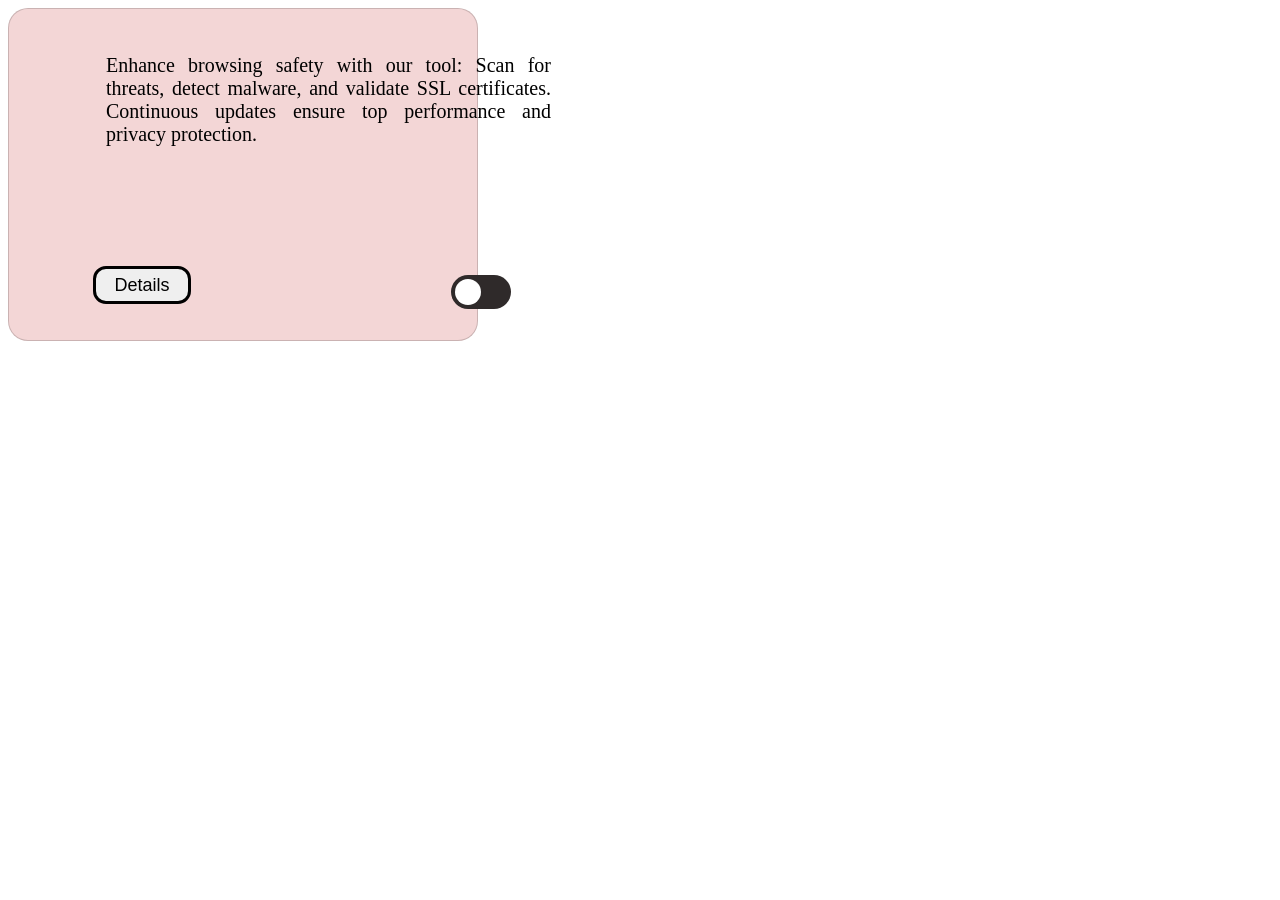
<file: Browser_Security_Tool/extension/Website Design/mains/index.html>
<!DOCTYPE html>
<html lang="en">
<head>
    <meta charset="UTF-8">
    <meta name="viewport" content="width=device-width, initial-scale=1.0">
    <title>Document</title>
    <link rel="stylesheet" href="style.css">
</head>
<body>
    <div class="body">
    <div>
        <p class="para">
            Enhance browsing safety with our tool: Scan for threats, detect malware, 
            and validate SSL certificates. 
            Continuous updates ensure top performance and privacy protection.
        </p></div>
      <button class="button" name="button">Details</button>
        <label class="switch">
            <input type="checkbox" id="toggleButton">
            <span class="slider round"></span>
        </label>

  
 
 </div>
</body>
</html>
</file>
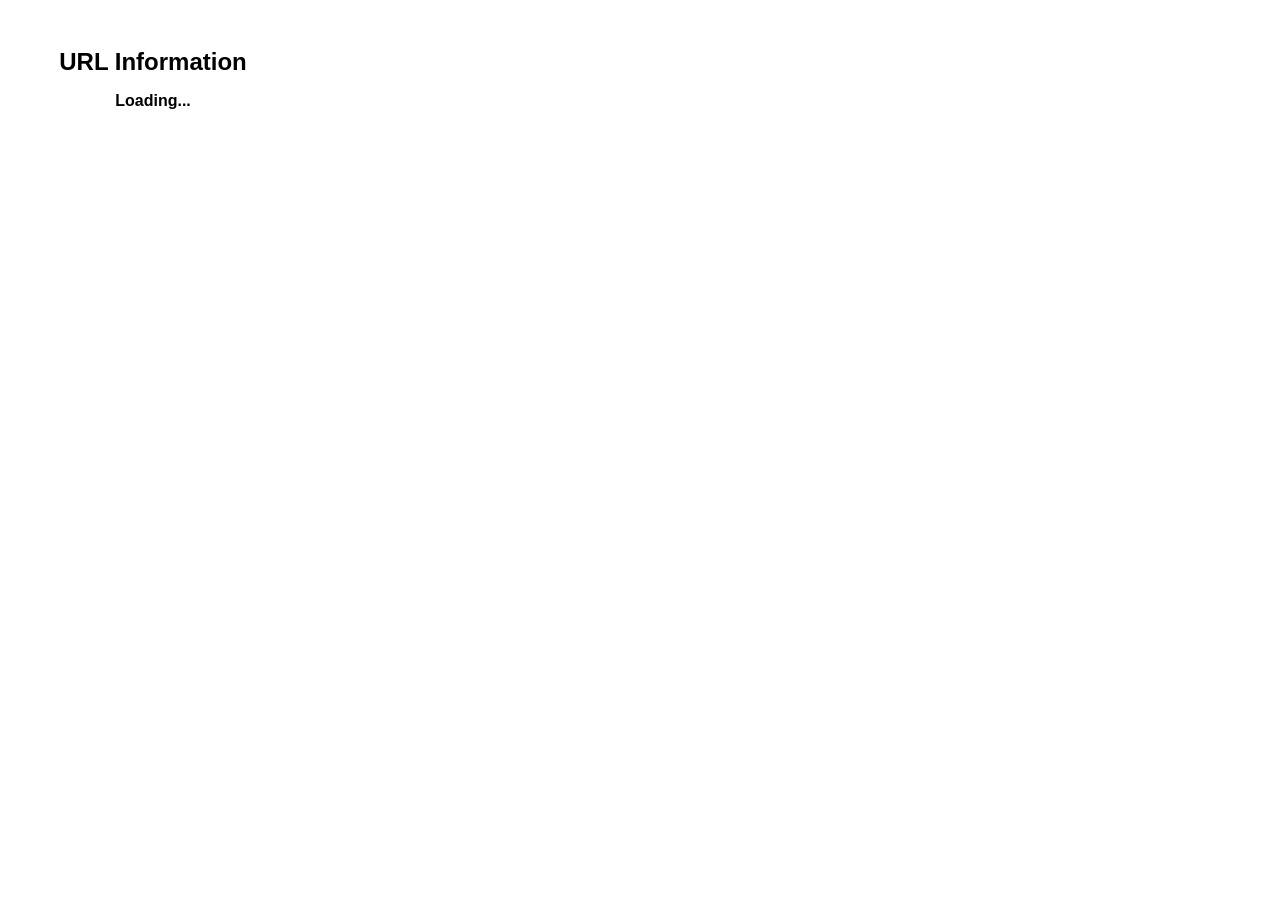
<file: Browser_Security_Tool/extension/browser-extension/popup.html>
<!-- popup.html -->

<!DOCTYPE html>
<html lang="en">
<head>
  <meta charset="UTF-8">
  <meta name="viewport" content="width=device-width, initial-scale=1.0">
  <title>URL Checker</title>
  <link rel="stylesheet" href="popup.css">
</head>
<body>
  <div id="url-info">
    <h2>URL Information</h2>
    <p id="status">Loading...</p>
    <ul id="details"></ul>
  </div>
  <script src="popup.js"></script>
</body>
</html>
</file>
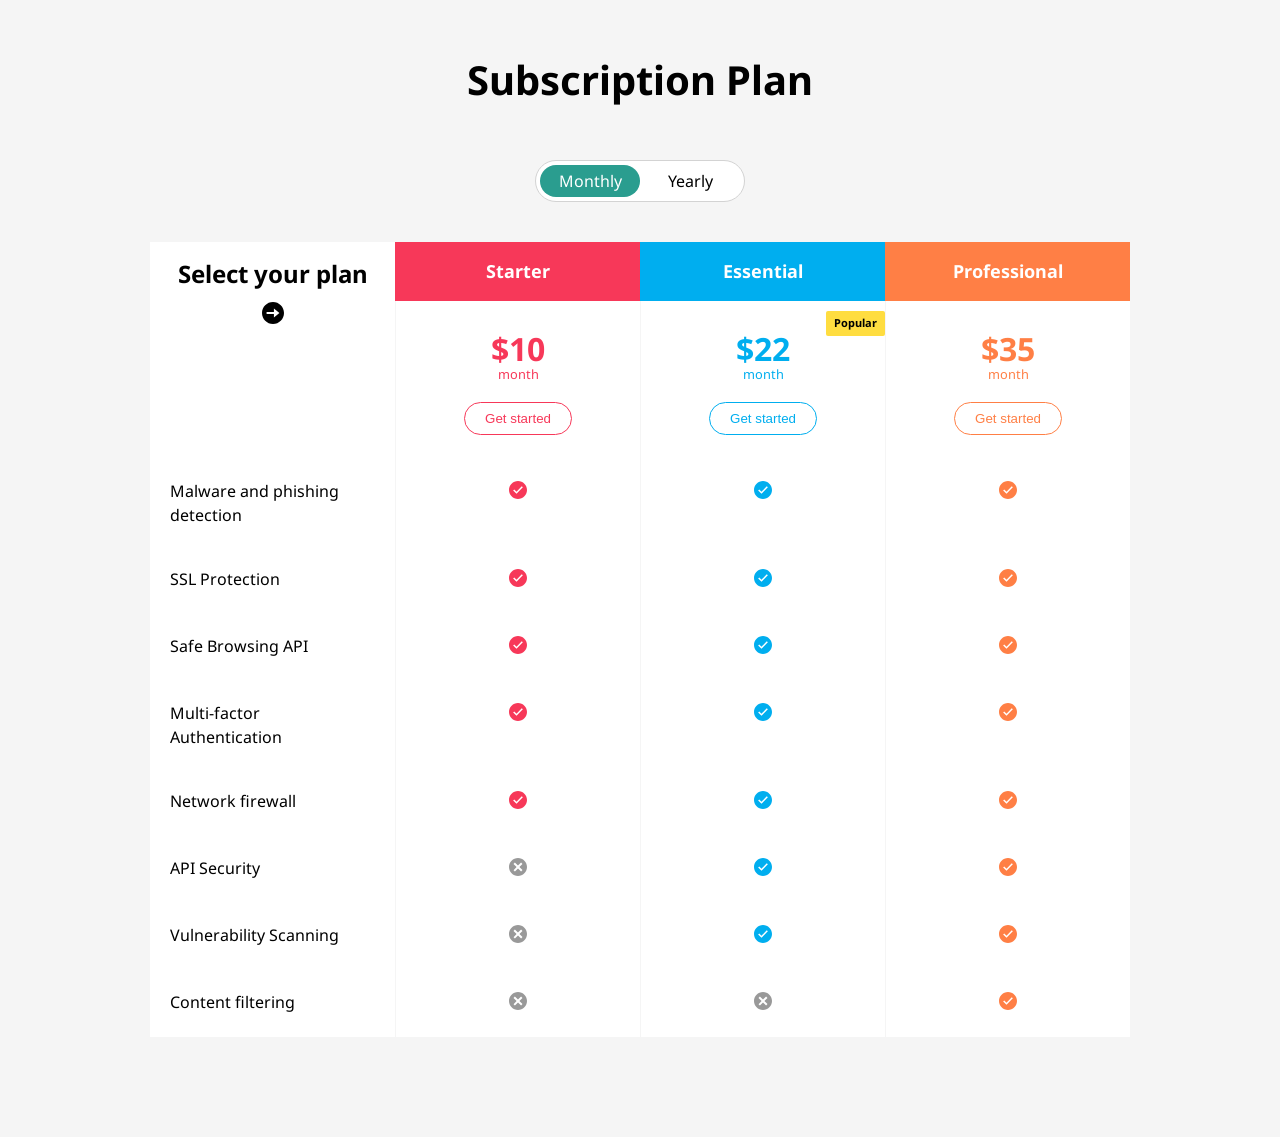
<file: Browser_Security_Tool/extension/Website Design/mains/third.html>
<!DOCTYPE html>
<html lang="en">
<head>
    <meta charset="UTF-8">
    <meta name="viewport" content="width=device-width, initial-scale=1.0">
    <title>Subscription Page</title>
    <link rel="stylesheet" href="styles.css">
</head>
<body>
    <div class="container">
        <div class="intro-text">
          <h1>Subscription Plan</h1>
         
        </div>
        <div class="switch-wrapper">
          <input id="monthly" type="radio" name="switch" checked>
          <input id="yearly" type="radio" name="switch">
          <label for="monthly">Monthly</label>
          <label for="yearly">Yearly</label>
          <span class="highlighter"></span>
        </div>
        <div class="table-wrapper">
          <table>
            <thead>
              <tr>
                <th>
                  <div>
                    Select your plan
                    <div class="svg-wrapper">
                      <svg viewBox="0 0 24 24">
                        <path d="M12 0c-6.627 0-12 5.373-12 12s5.373 12 12 12 12-5.373 12-12-5.373-12-12-12zm1 17v-4h-8v-2h8v-4l6 5-6 5z" />
                      </svg>
                    </div>
                  </div>
                </th>
                <th>
                  <div class="heading">Starter</div>
                  <div class="info">
                    <div class="price monthly">
                      <div class="amount">$10 <span>month</span></div>
                    </div>
                    <div class="price yearly hide">
                      <div class="amount">$7 <span>month</span></div>
                      <div class="billing-msg">billed annually</div>
                    </div>
                    <button type="button">Get started</button>
                  </div>
                </th>
                <th>
                  <div class="heading">Essential</div>
                  <div class="info">
                    <div class="popular">Popular</div>
                    <div class="price monthly">
                      <div class="amount">$22 <span>month</span></div>
                    </div>
                    <div class="price yearly hide">
                      <div class="amount">$17 <span>month</span></div>
                      <div class="billing-msg">billed annually</div>
                    </div>
                    <button type="button">Get started</button>
                  </div>
                </th>
                <th>
                  <div class="heading">Professional</div>
                  <div class="info">
                    <div class="price monthly">
                      <div class="amount">$35 <span>month</span></div>
                    </div>
                    <div class="price yearly hide">
                      <div class="amount">$29 <span>month</span></div>
                      <div class="billing-msg">billed annually</div>
      
                    </div>
      
                    <button type="button">Get started</button>
                  </div>
                </th>
              </tr>
            </thead>
            <tbody>
              <tr>
                <td>Malware and phishing detection</td>
                <td>
                  <svg class="starter" viewBox="0 0 24 24">
                    <path d="M12 0c-6.627 0-12 5.373-12 12s5.373 12 12 12 12-5.373 12-12-5.373-12-12-12zm-1.959 17l-4.5-4.319 1.395-1.435 3.08 2.937 7.021-7.183 1.422 1.409-8.418 8.591z" />
                  </svg>
                </td>
                <td>
                  <svg class="essential" viewBox="0 0 24 24">
                    <path d="M12 0c-6.627 0-12 5.373-12 12s5.373 12 12 12 12-5.373 12-12-5.373-12-12-12zm-1.959 17l-4.5-4.319 1.395-1.435 3.08 2.937 7.021-7.183 1.422 1.409-8.418 8.591z" />
                  </svg>
                </td>
                <td>
                  <svg class="professional" viewBox="0 0 24 24">
                    <path d="M12 0c-6.627 0-12 5.373-12 12s5.373 12 12 12 12-5.373 12-12-5.373-12-12-12zm-1.959 17l-4.5-4.319 1.395-1.435 3.08 2.937 7.021-7.183 1.422 1.409-8.418 8.591z" />
                  </svg>
                </td>
              </tr>
              <tr>
                <td>SSL Protection</td>
                <td>
                  <svg class="starter" viewBox="0 0 24 24">
                    <path d="M12 0c-6.627 0-12 5.373-12 12s5.373 12 12 12 12-5.373 12-12-5.373-12-12-12zm-1.959 17l-4.5-4.319 1.395-1.435 3.08 2.937 7.021-7.183 1.422 1.409-8.418 8.591z" />
                  </svg>
                </td>
                <td>
                  <svg class="essential" viewBox="0 0 24 24">
                    <path d="M12 0c-6.627 0-12 5.373-12 12s5.373 12 12 12 12-5.373 12-12-5.373-12-12-12zm-1.959 17l-4.5-4.319 1.395-1.435 3.08 2.937 7.021-7.183 1.422 1.409-8.418 8.591z" />
                  </svg>
                </td>
                <td>
                  <svg class="professional" viewBox="0 0 24 24">
                    <path d="M12 0c-6.627 0-12 5.373-12 12s5.373 12 12 12 12-5.373 12-12-5.373-12-12-12zm-1.959 17l-4.5-4.319 1.395-1.435 3.08 2.937 7.021-7.183 1.422 1.409-8.418 8.591z" />
                  </svg>
                </td>
              </tr>
              <tr>
                <td>Safe Browsing API</td>
                <td>
                  <svg class="starter" viewBox="0 0 24 24">
                    <path d="M12 0c-6.627 0-12 5.373-12 12s5.373 12 12 12 12-5.373 12-12-5.373-12-12-12zm-1.959 17l-4.5-4.319 1.395-1.435 3.08 2.937 7.021-7.183 1.422 1.409-8.418 8.591z" />
                  </svg>
                </td>
                <td>
                  <svg class="essential" viewBox="0 0 24 24">
                    <path d="M12 0c-6.627 0-12 5.373-12 12s5.373 12 12 12 12-5.373 12-12-5.373-12-12-12zm-1.959 17l-4.5-4.319 1.395-1.435 3.08 2.937 7.021-7.183 1.422 1.409-8.418 8.591z" />
                  </svg>
                </td>
                <td>
                  <svg class="professional" viewBox="0 0 24 24">
                    <path d="M12 0c-6.627 0-12 5.373-12 12s5.373 12 12 12 12-5.373 12-12-5.373-12-12-12zm-1.959 17l-4.5-4.319 1.395-1.435 3.08 2.937 7.021-7.183 1.422 1.409-8.418 8.591z" />
                  </svg>
                </td>
              </tr>
              <tr>
                <td>Multi-factor Authentication</td>
                <td>
                  <svg class="starter" viewBox="0 0 24 24">
                    <path d="M12 0c-6.627 0-12 5.373-12 12s5.373 12 12 12 12-5.373 12-12-5.373-12-12-12zm-1.959 17l-4.5-4.319 1.395-1.435 3.08 2.937 7.021-7.183 1.422 1.409-8.418 8.591z" />
                  </svg>
                </td>
                <td>
                  <svg class="essential" viewBox="0 0 24 24">
                    <path d="M12 0c-6.627 0-12 5.373-12 12s5.373 12 12 12 12-5.373 12-12-5.373-12-12-12zm-1.959 17l-4.5-4.319 1.395-1.435 3.08 2.937 7.021-7.183 1.422 1.409-8.418 8.591z" />
                  </svg>
                </td>
                <td>
                  <svg class="professional" viewBox="0 0 24 24">
                    <path d="M12 0c-6.627 0-12 5.373-12 12s5.373 12 12 12 12-5.373 12-12-5.373-12-12-12zm-1.959 17l-4.5-4.319 1.395-1.435 3.08 2.937 7.021-7.183 1.422 1.409-8.418 8.591z" />
                  </svg>
                </td>
              </tr>
              <tr>
                <td>Network firewall</td>
                <td>
                  <svg class="starter" viewBox="0 0 24 24">
                    <path d="M12 0c-6.627 0-12 5.373-12 12s5.373 12 12 12 12-5.373 12-12-5.373-12-12-12zm-1.959 17l-4.5-4.319 1.395-1.435 3.08 2.937 7.021-7.183 1.422 1.409-8.418 8.591z" />
                  </svg>
                </td>
                <td>
                  <svg class="essential" viewBox="0 0 24 24">
                    <path d="M12 0c-6.627 0-12 5.373-12 12s5.373 12 12 12 12-5.373 12-12-5.373-12-12-12zm-1.959 17l-4.5-4.319 1.395-1.435 3.08 2.937 7.021-7.183 1.422 1.409-8.418 8.591z" />
                  </svg>
                </td>
                <td>
                  <svg class="professional" viewBox="0 0 24 24">
                    <path d="M12 0c-6.627 0-12 5.373-12 12s5.373 12 12 12 12-5.373 12-12-5.373-12-12-12zm-1.959 17l-4.5-4.319 1.395-1.435 3.08 2.937 7.021-7.183 1.422 1.409-8.418 8.591z" />
                  </svg>
                </td>
              </tr>
              <tr>
                <td>API Security</td>
                <td>
                  <svg class="not-included" viewBox="0 0 24 24">
                    <path d="M12 0c-6.627 0-12 5.373-12 12s5.373 12 12 12 12-5.373 12-12-5.373-12-12-12zm4.151 17.943l-4.143-4.102-4.117 4.159-1.833-1.833 4.104-4.157-4.162-4.119 1.833-1.833 4.155 4.102 4.106-4.16 1.849 1.849-4.1 4.141 4.157 4.104-1.849 1.849z" />
                  </svg>
                </td>
                <td>
                  <svg class="essential" viewBox="0 0 24 24">
                    <path d="M12 0c-6.627 0-12 5.373-12 12s5.373 12 12 12 12-5.373 12-12-5.373-12-12-12zm-1.959 17l-4.5-4.319 1.395-1.435 3.08 2.937 7.021-7.183 1.422 1.409-8.418 8.591z" />
                  </svg>
                </td>
                <td>
                  <svg class="professional" viewBox="0 0 24 24">
                    <path d="M12 0c-6.627 0-12 5.373-12 12s5.373 12 12 12 12-5.373 12-12-5.373-12-12-12zm-1.959 17l-4.5-4.319 1.395-1.435 3.08 2.937 7.021-7.183 1.422 1.409-8.418 8.591z" />
                  </svg>
                </td>
              </tr>
              <tr>
                <td>Vulnerability Scanning</td>
                <td>
                  <svg class="not-included" viewBox="0 0 24 24">
                    <path d="M12 0c-6.627 0-12 5.373-12 12s5.373 12 12 12 12-5.373 12-12-5.373-12-12-12zm4.151 17.943l-4.143-4.102-4.117 4.159-1.833-1.833 4.104-4.157-4.162-4.119 1.833-1.833 4.155 4.102 4.106-4.16 1.849 1.849-4.1 4.141 4.157 4.104-1.849 1.849z" />
                  </svg>
                </td>
                <td>
                  <svg class="essential" viewBox="0 0 24 24">
                    <path d="M12 0c-6.627 0-12 5.373-12 12s5.373 12 12 12 12-5.373 12-12-5.373-12-12-12zm-1.959 17l-4.5-4.319 1.395-1.435 3.08 2.937 7.021-7.183 1.422 1.409-8.418 8.591z" />
                  </svg>
                </td>
                <td>
                  <svg class="professional" viewBox="0 0 24 24">
                    <path d="M12 0c-6.627 0-12 5.373-12 12s5.373 12 12 12 12-5.373 12-12-5.373-12-12-12zm-1.959 17l-4.5-4.319 1.395-1.435 3.08 2.937 7.021-7.183 1.422 1.409-8.418 8.591z" />
                  </svg>
                </td>
              </tr>
              <tr>
                <td>Content filtering</td>
                <td>
                  <svg class="not-included" viewBox="0 0 24 24">
                    <path d="M12 0c-6.627 0-12 5.373-12 12s5.373 12 12 12 12-5.373 12-12-5.373-12-12-12zm4.151 17.943l-4.143-4.102-4.117 4.159-1.833-1.833 4.104-4.157-4.162-4.119 1.833-1.833 4.155 4.102 4.106-4.16 1.849 1.849-4.1 4.141 4.157 4.104-1.849 1.849z" />
                  </svg>
                </td>
                <td>
                  <svg class="not-included" viewBox="0 0 24 24">
                    <path d="M12 0c-6.627 0-12 5.373-12 12s5.373 12 12 12 12-5.373 12-12-5.373-12-12-12zm4.151 17.943l-4.143-4.102-4.117 4.159-1.833-1.833 4.104-4.157-4.162-4.119 1.833-1.833 4.155 4.102 4.106-4.16 1.849 1.849-4.1 4.141 4.157 4.104-1.849 1.849z" />
                  </svg>
                </td>
                <td>
                  <svg class="professional" viewBox="0 0 24 24">
                    <path d="M12 0c-6.627 0-12 5.373-12 12s5.373 12 12 12 12-5.373 12-12-5.373-12-12-12zm-1.959 17l-4.5-4.319 1.395-1.435 3.08 2.937 7.021-7.183 1.422 1.409-8.418 8.591z" />
                  </svg>
                </td>
              </tr>
            </tbody>
          </table>
        </div>
      </div>
      <footer class="page-footer">
        
      </footer>
      <script src="script.js"></script>
</body>
</html>
</file>
<file: Browser_Security_Tool/extension/Website Design/mains/style.css>
.body{
    color:black;
    width: 37%;
  height: 331px;
  font-size: 20px;
  border-radius: 20px;
  border: 1px solid #0000002b;
  background-color: #e09a9a66;

}
.para{
    color:black;
    text-align: justify;
  width: 445px;
  margin-left: 97px;
  margin-top: 45px;
  display: flex;
  height: 82px;
}
.second{
    color:black;
    color: black;
  margin-top: 293px;
  text-decoration: none;
}
.switch {
    position: relative;
    display: inline-block;
    
    width: 60px;
  height: 34px;
  margin-top: -50px;
  margin-left: 442px;
}

.switch input {
    opacity: 0;
    width: 0;
    height: 0;
    margin-top:47px;
}

.button{
    margin-left: 84px;
  border: 3px solid black;
  width: 98px;
  height: 38px;
  border-radius: 13px;
  font-size: 18px;
  margin-top: 110px;
  cursor:pointer;
}
.slider {
    position: absolute;
    cursor: pointer;
    top: 0;
    left: 0;
    right: 0;
    bottom: 0;
    background-color: #ccc;
    -webkit-transition: .4s;
    transition: .4s;
    border-radius: 34px;
}

.slider:before {
    position: absolute;
    content: "";
    height: 26px;
    width: 26px;
    left: 4px;
    bottom: 4px;
    background-color: white;
    -webkit-transition: .4s;
    transition: .4s;
    border-radius: 50%;
}

input:checked + .slider {
    background-color: #2196F3;
}

input:focus + .slider {
    box-shadow: 0 0 1px #2196F3;
}

input:checked + .slider:before {
    -webkit-transform: translateX(26px);
    -ms-transform: translateX(26px);
    transform: translateX(26px);
}

/* Rounded sliders */
.slider.round {
    border-radius: 34px;
    background-color: #2f2a2a;
}

.slider.round:before {
    border-radius: 50%;
}
</file>
<file: Browser_Security_Tool/extension/browser-extension/popup.css>
/* popup.css */

body {
  font-family: Arial, sans-serif;
  padding: 20px;
  width: 250px;
}

#url-info {
  text-align: center;
}

h2 {
  margin-bottom: 10px;
}

#status {
  font-weight: bold;
}

#details {
  list-style: none;
  padding: 0;
}

#details li {
  margin-bottom: 5px;
}
</file>
<file: Browser_Security_Tool/extension/Website Design/mains/styles.css>
@import url("https://fonts.googleapis.com/css?family=Noto+Sans:400,700&display=swap");

:root {
  --white: white;
  --gray: #999;
  --lightgray: whitesmoke;
  --darkgreen: #2a9d8f;
  --popular: #ffdd40;
  --starter: #f73859;
  --essential: #00aeef;
  --professional: #ff7f45;
}

* {
  padding: 0;
  margin: 0;
  box-sizing: border-box;
}

a {
  text-decoration: none;
  color: inherit;
}

button {
  background: none;
  border: none;
  cursor: pointer;
}

table {
  border-collapse: collapse;
}

body {
  font: 18px/1.5 "Noto Sans", sans-serif;
  background: var(--lightgray);
  margin-bottom: 100px;
}

h1 {
  font-size: 2.5rem;
}

.container {
  max-width: 1000px;
  text-align: center;
  padding: 0 10px;
  margin: 0 auto;
}

.intro-text {
  padding: 50px 0;
}

.intro-text a {
  text-decoration: underline;
}

/* SWITCH STYLES
–––––––––––––––––––––––––––––––––––––––––––––––––– */
.switch-wrapper {
  position: relative;
  display: inline-flex;
  padding: 4px;
  border: 1px solid lightgrey;
  margin-bottom: 40px;
  border-radius: 30px;
  background: var(--white);
}

.switch-wrapper [type="radio"] {
  position: absolute;
  left: -9999px;
}

.switch-wrapper [type="radio"]:checked#monthly ~ label[for="monthly"],
.switch-wrapper [type="radio"]:checked#yearly ~ label[for="yearly"] {
  color: var(--white);
}

.switch-wrapper [type="radio"]:checked#monthly ~ label[for="monthly"]:hover,
.switch-wrapper [type="radio"]:checked#yearly ~ label[for="yearly"]:hover {
  background: transparent;
}

.switch-wrapper
  [type="radio"]:checked#monthly
  + label[for="yearly"]
  ~ .highlighter {
  transform: none;
}

.switch-wrapper
  [type="radio"]:checked#yearly
  + label[for="monthly"]
  ~ .highlighter {
  transform: translateX(100%);
}

.switch-wrapper label {
  font-size: 16px;
  z-index: 1;
  min-width: 100px;
  line-height: 32px;
  cursor: pointer;
  border-radius: 30px;
  transition: color 0.25s ease-in-out;
}

.switch-wrapper label:hover {
  background: var(--lightgray);
}

.switch-wrapper .highlighter {
  position: absolute;
  top: 4px;
  left: 4px;
  width: calc(50% - 4px);
  height: calc(100% - 8px);
  border-radius: 30px;
  background: var(--darkgreen);
  transition: transform 0.25s ease-in-out;
}

/* TABLE STYLES
–––––––––––––––––––––––––––––––––––––––––––––––––– */
.table-wrapper {
  background: var(--white);
  overflow-x: auto;
}

table {
  width: 100%;
}

table tr {
  display: flex;
}

table th,
table td {
  width: 25%;
  min-width: 150px;
}

table th:nth-child(1) {
  display: flex;
  flex-direction: column;
  font-size: 1.5rem;
  line-height: 1.3;
  padding: 1rem 10px;
}

table th:nth-child(1) .svg-wrapper {
  margin-top: 10px;
}

table th:nth-child(1) svg {
  width: 22px;
  height: 22px;
}

table th .heading {
  padding: 1rem;
  color: var(--white);
}

table th:nth-child(2) .heading {
  background: var(--starter);
}

table th:nth-child(3) .heading {
  background: var(--essential);
}

table th:nth-child(4) .heading {
  background: var(--professional);
}

table th .info {
  position: relative;
  padding: 1.5rem 0;
  border-left: 1px solid var(--lightgray);
}

table th .popular {
  position: absolute;
  top: 10px;
  right: 0;
  font-size: 11px;
  background: var(--popular);
  padding: 4px 8px;
  border-radius: 2px;
}

table th .amount {
  font-size: 2rem;
}

table th .amount span {
  display: block;
  transform: translateY(-8px);
}

table th:nth-child(2) .amount {
  color: var(--starter);
}

table th:nth-child(3) .amount {
  color: var(--essential);
}

table th:nth-child(4) .amount {
  color: var(--professional);
}

table th .billing-msg,
table th .amount span {
  font-weight: normal;
  font-size: 0.8rem;
}

table th button {
  border-radius: 20px;
  padding: 8px 20px;
  margin-top: 10px;
  transition: all 0.2s;
}

table th:nth-child(2) button {
  color: var(--starter);
  border: 1px solid var(--starter);
}

table th:nth-child(2) button:hover {
  background: var(--starter);
}

table th:nth-child(3) button {
  color: var(--essential);
  border: 1px solid var(--essential);
}

table th:nth-child(3) button:hover {
  background: var(--essential);
}

table th:nth-child(4) button {
  color: var(--professional);
  border: 1px solid var(--professional);
}

table th:nth-child(4) button:hover {
  background: var(--professional);
}

table th button:hover {
  color: var(--white);
}

table td {
  padding: 10px;
}

table td:not(:first-child) {
  border-left: 1px solid var(--lightgray);
}

table td:first-child {
  font-size: 1rem;
  text-align: left;
}

table svg {
  width: 18px;
  height: 18px;
}

table svg.not-included {
  fill: var(--gray);
}

table svg.starter {
  fill: var(--starter);
}

table svg.essential {
  fill: var(--essential);
}

table svg.professional {
  fill: var(--professional);
}

table .hide {
  display: none;
}

/* MQ
–––––––––––––––––––––––––––––––––––––––––––––––––– */
@media screen and (min-width: 780px) {
  table td {
    padding: 20px;
  }
}

/* FOOTER STYLES
–––––––––––––––––––––––––––––––––––––––––––––––––– */
.page-footer {
  position: fixed;
  right: 0;
  bottom: 50px;
  display: flex;
  align-items: center;
  padding: 5px;
  z-index: 1;
  font-size: 16px;
  background: var(--lightgray);
}

.page-footer a {
  display: flex;
  margin-left: 4px;
}
</file>
